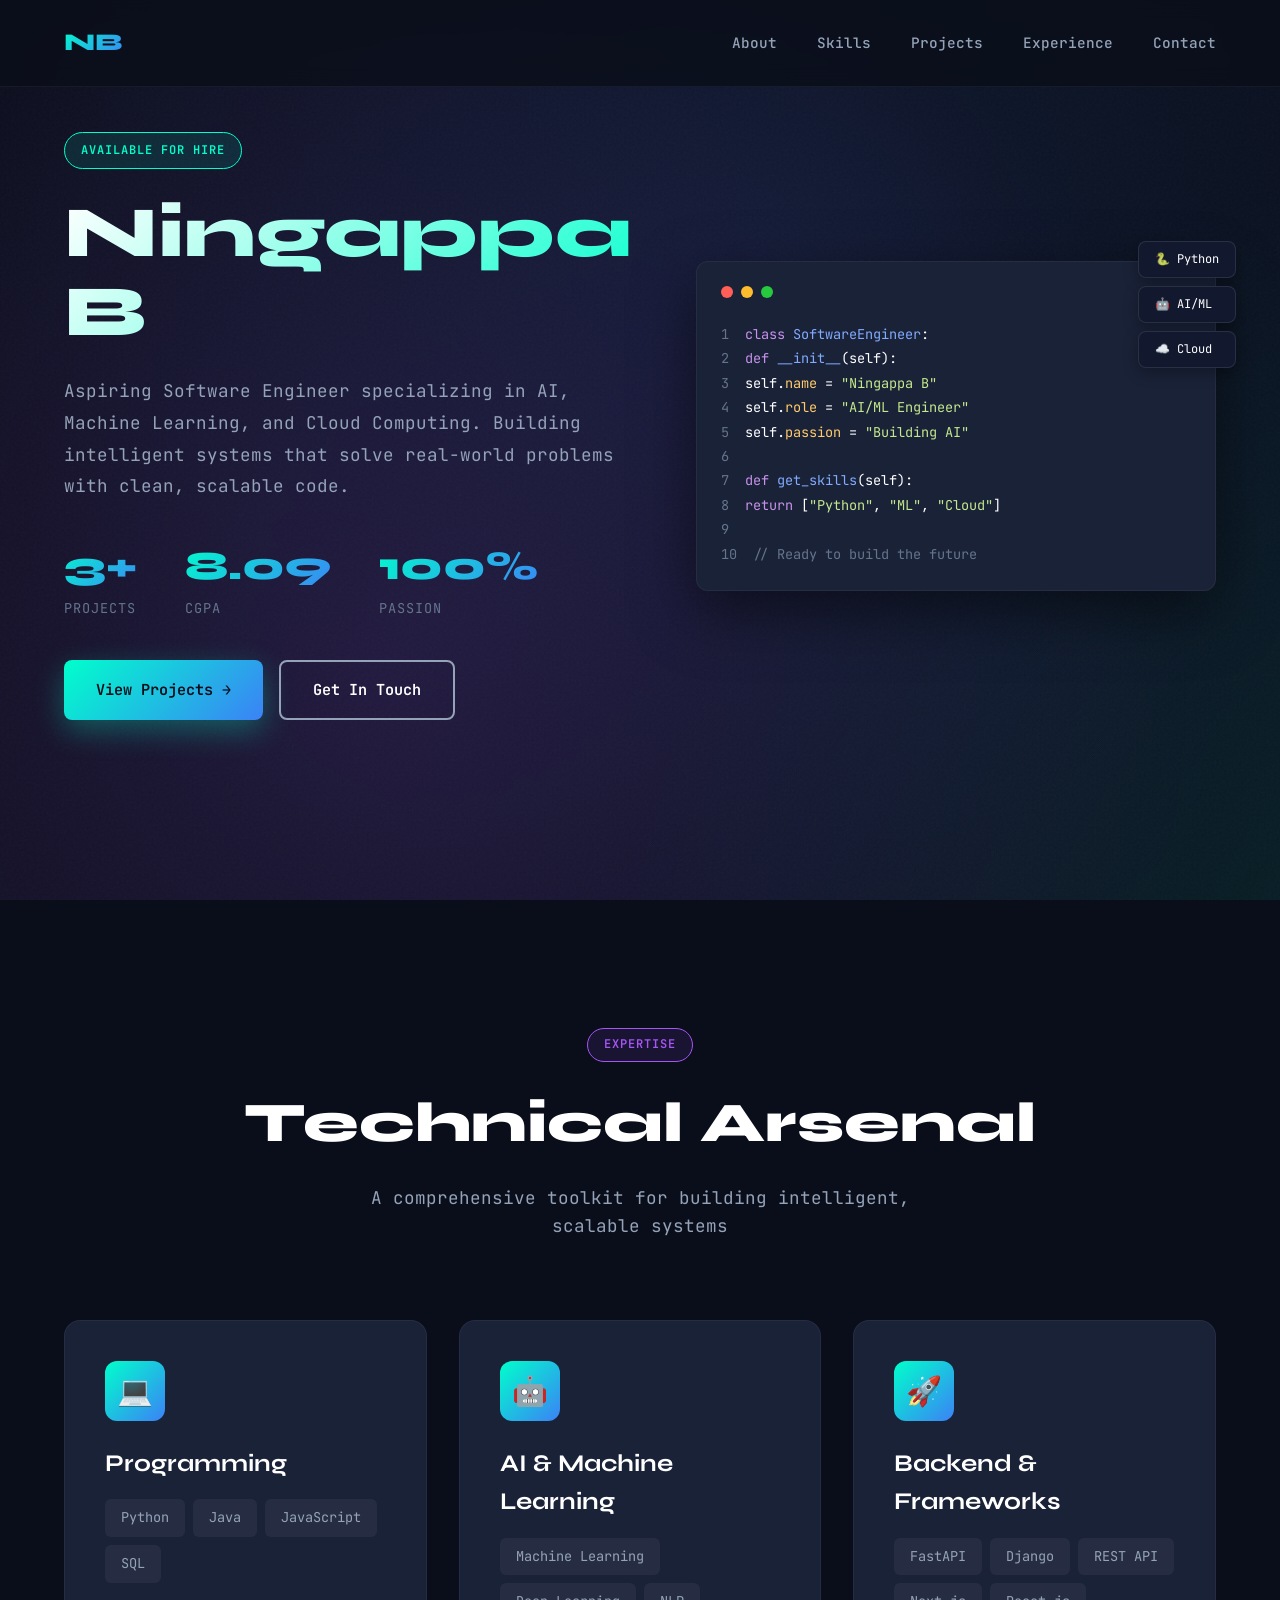
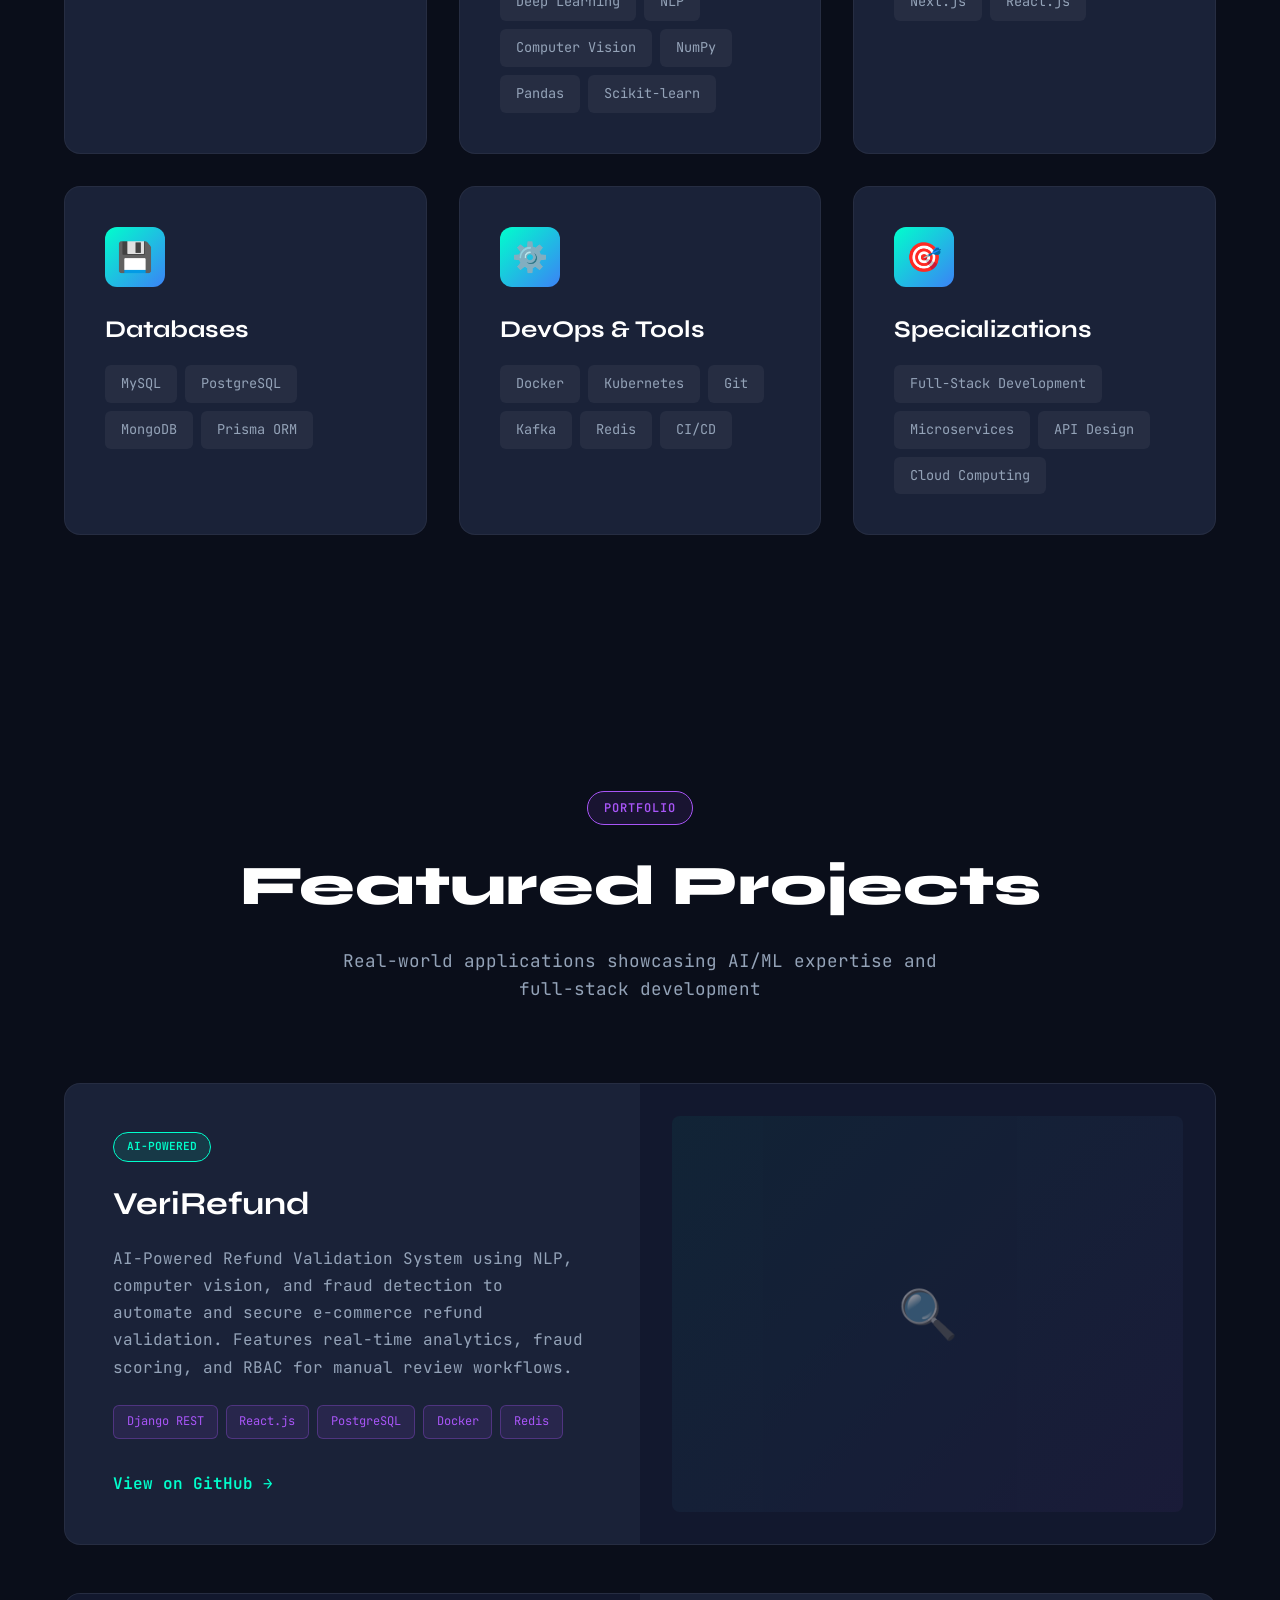
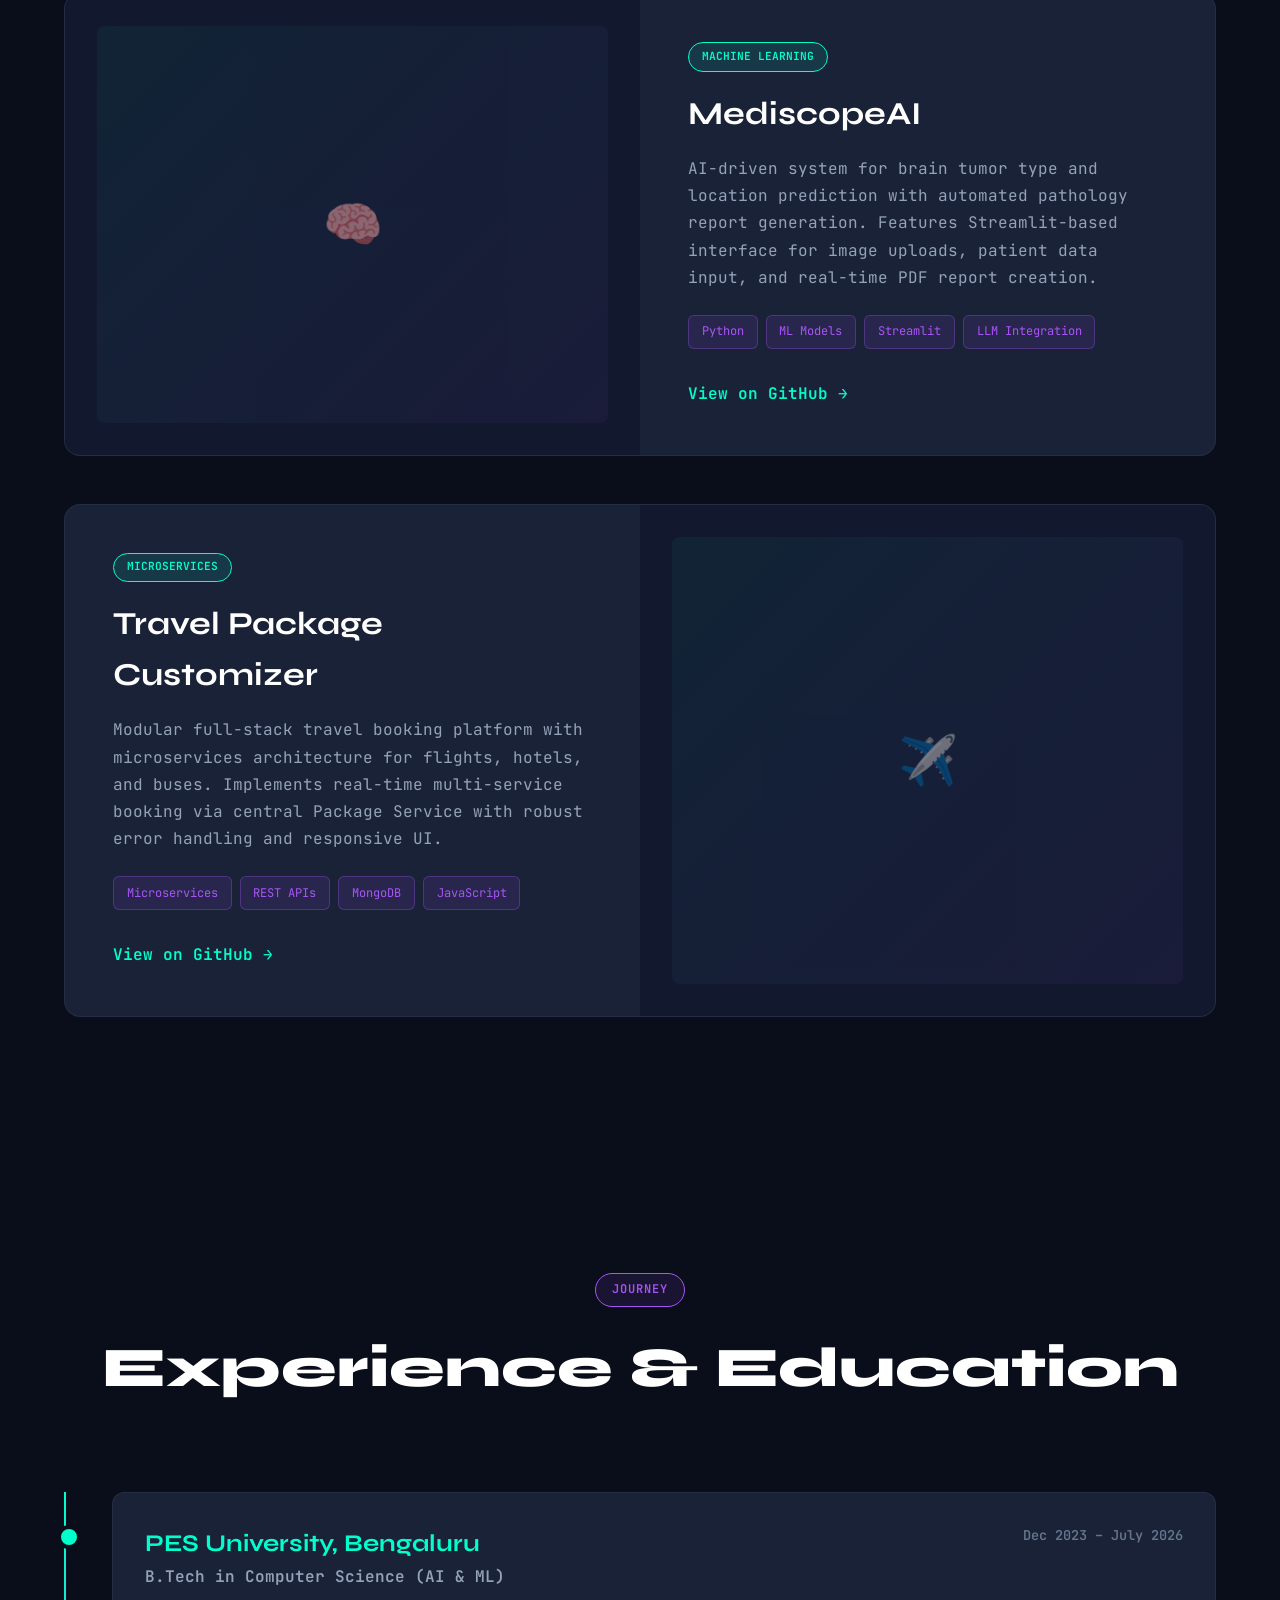
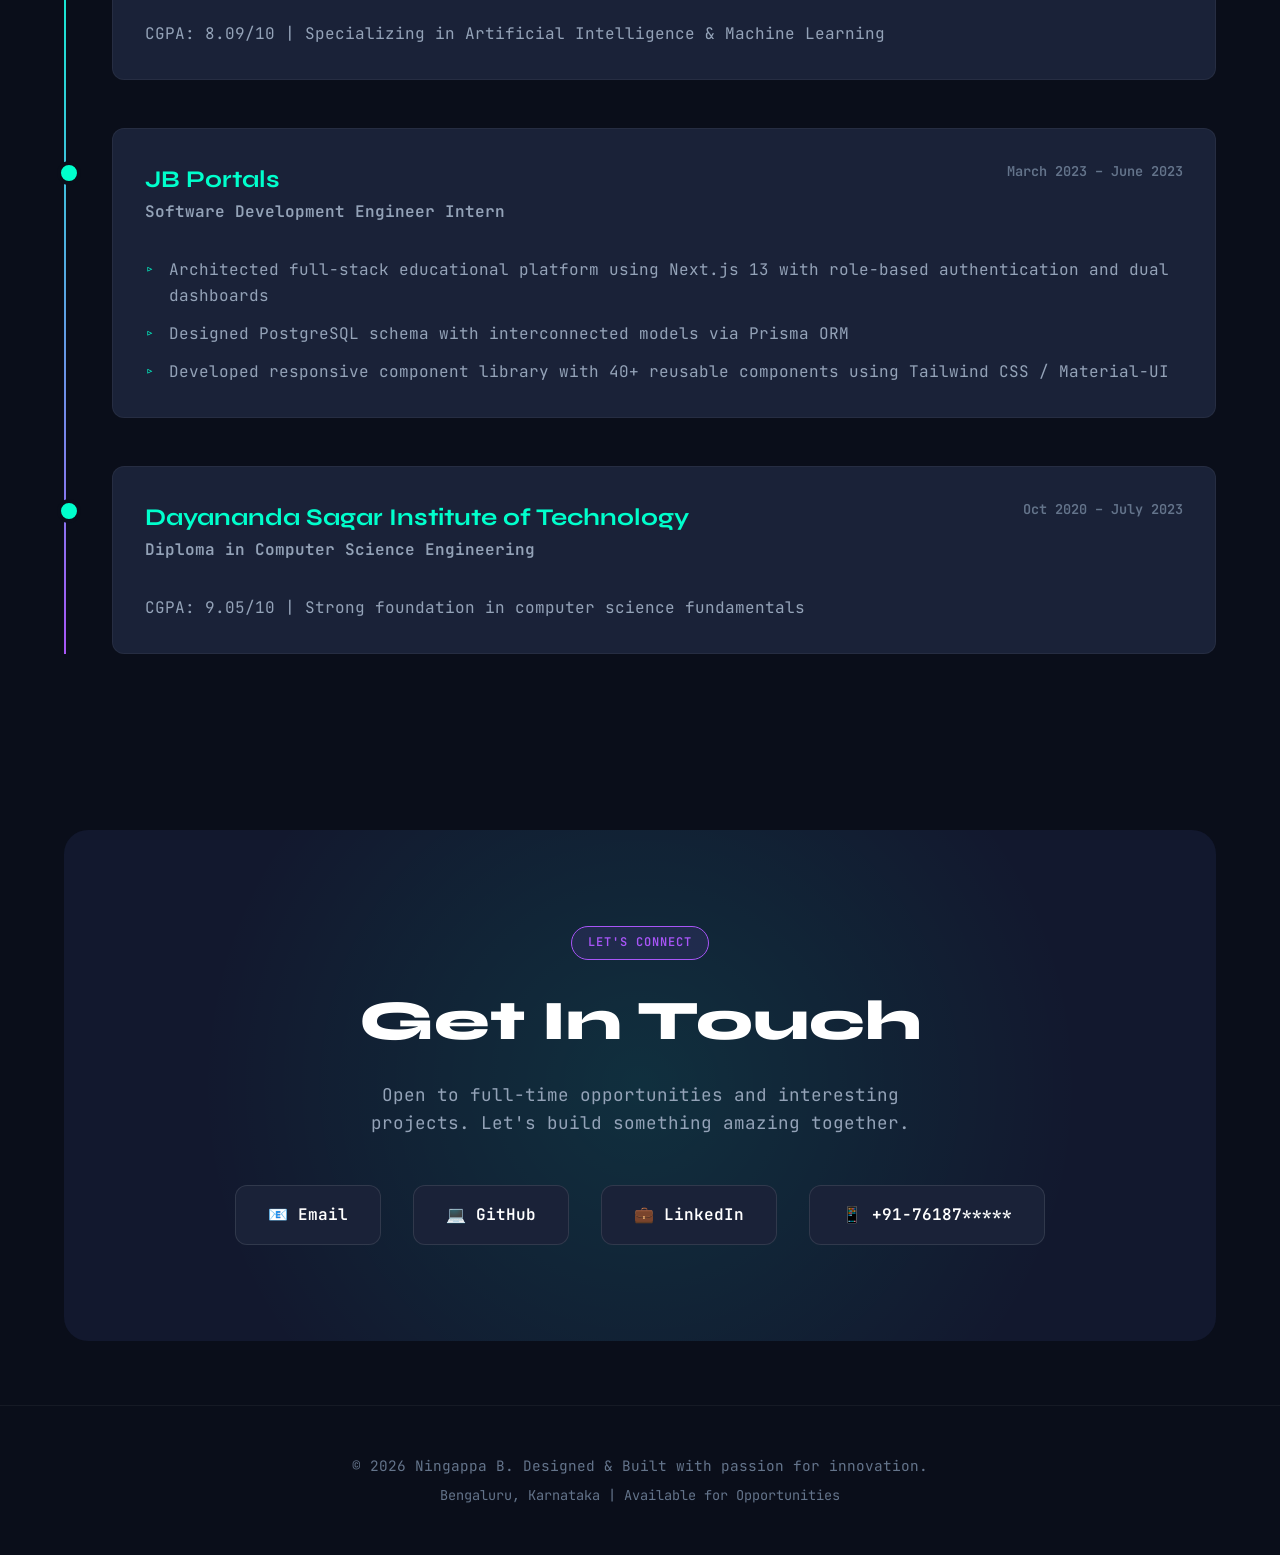
<file: index.html>
<!DOCTYPE html>
<html lang="en">

<head>
    <meta charset="UTF-8">
    <meta name="viewport" content="width=device-width, initial-scale=1.0">
    <title>Ningappa B | Software Engineer & AI Specialist</title>
    <link rel="preconnect" href="https://fonts.googleapis.com">
    <link rel="preconnect" href="https://fonts.gstatic.com" crossorigin>
    <link
        href="https://fonts.googleapis.com/css2?family=Syne:wght@400;600;700;800&family=JetBrains+Mono:wght@400;500;600&display=swap"
        rel="stylesheet">
    <link rel="stylesheet" href="portfolio.css">
</head>

<body>
    <div class="bg-animation"></div>
    <div class="grain"></div>

    <!-- Navigation -->
    <nav>
        <div class="logo">NB</div>
        <ul class="nav-links">
            <li><a href="#about">About</a></li>
            <li><a href="#skills">Skills</a></li>
            <li><a href="#projects">Projects</a></li>
            <li><a href="#experience">Experience</a></li>
            <li><a href="#contact">Contact</a></li>
        </ul>
    </nav>

    <!-- Hero Section -->
    <section id="about" class="hero">
        <div class="container">
            <div class="hero-content">
                <div class="hero-text">
                    <span class="hero-tag">AVAILABLE FOR HIRE</span>
                    <h1>Ningappa B</h1>
                    <p class="hero-description">
                        Aspiring Software Engineer specializing in AI, Machine Learning, and Cloud Computing.
                        Building intelligent systems that solve real-world problems with clean, scalable code.
                    </p>
                    <div class="hero-stats">
                        <div class="stat">
                            <div class="stat-number">3+</div>
                            <div class="stat-label">Projects</div>
                        </div>
                        <div class="stat">
                            <div class="stat-number">8.09</div>
                            <div class="stat-label">CGPA</div>
                        </div>
                        <div class="stat">
                            <div class="stat-number">100%</div>
                            <div class="stat-label">Passion</div>
                        </div>
                    </div>
                    <div class="cta-buttons">
                        <a href="#projects" class="btn btn-primary">View Projects →</a>
                        <a href="#contact" class="btn btn-secondary">Get In Touch</a>
                    </div>
                </div>
                <div class="hero-visual">
                    <div class="code-window">
                        <div class="window-header">
                            <span class="window-dot dot-red"></span>
                            <span class="window-dot dot-yellow"></span>
                            <span class="window-dot dot-green"></span>
                        </div>
                        <div class="code-content">
                            <div class="code-line">
                                <span class="line-number">1</span>
                                <span><span class="keyword">class</span> <span
                                        class="function">SoftwareEngineer</span>:</span>
                            </div>
                            <div class="code-line">
                                <span class="line-number">2</span>
                                <span> <span class="keyword">def</span> <span
                                        class="function">__init__</span>(self):</span>
                            </div>
                            <div class="code-line">
                                <span class="line-number">3</span>
                                <span> self.<span class="variable">name</span> = <span class="string">"Ningappa
                                        B"</span></span>
                            </div>
                            <div class="code-line">
                                <span class="line-number">4</span>
                                <span> self.<span class="variable">role</span> = <span class="string">"AI/ML
                                        Engineer"</span></span>
                            </div>
                            <div class="code-line">
                                <span class="line-number">5</span>
                                <span> self.<span class="variable">passion</span> = <span class="string">"Building
                                        AI"</span></span>
                            </div>
                            <div class="code-line">
                                <span class="line-number">6</span>
                                <span></span>
                            </div>
                            <div class="code-line">
                                <span class="line-number">7</span>
                                <span> <span class="keyword">def</span> <span
                                        class="function">get_skills</span>(self):</span>
                            </div>
                            <div class="code-line">
                                <span class="line-number">8</span>
                                <span> <span class="keyword">return</span> [<span class="string">"Python"</span>, <span
                                        class="string">"ML"</span>, <span class="string">"Cloud"</span>]</span>
                            </div>
                            <div class="code-line">
                                <span class="line-number">9</span>
                                <span></span>
                            </div>
                            <div class="code-line">
                                <span class="line-number">10</span>
                                <span class="comment">// Ready to build the future</span></span>
                            </div>
                        </div>
                    </div>
                    <div class="floating-tags">
                        <div class="tech-tag">🐍 Python</div>
                        <div class="tech-tag">🤖 AI/ML</div>
                        <div class="tech-tag">☁️ Cloud</div>
                    </div>
                </div>
            </div>
        </div>
    </section>

    <!-- Skills Section -->
    <section id="skills">
        <div class="container">
            <div class="section-header reveal">
                <span class="section-tag">Expertise</span>
                <h2>Technical Arsenal</h2>
                <p class="section-description">
                    A comprehensive toolkit for building intelligent, scalable systems
                </p>
            </div>
            <div class="skills-grid">
                <div class="skill-category reveal">
                    <div class="skill-icon">💻</div>
                    <h3>Programming</h3>
                    <div class="skill-list">
                        <span class="skill-item">Python</span>
                        <span class="skill-item">Java</span>
                        <span class="skill-item">JavaScript</span>
                        <span class="skill-item">SQL</span>
                    </div>
                </div>
                <div class="skill-category reveal">
                    <div class="skill-icon">🤖</div>
                    <h3>AI & Machine Learning</h3>
                    <div class="skill-list">
                        <span class="skill-item">Machine Learning</span>
                        <span class="skill-item">Deep Learning</span>
                        <span class="skill-item">NLP</span>
                        <span class="skill-item">Computer Vision</span>
                        <span class="skill-item">NumPy</span>
                        <span class="skill-item">Pandas</span>
                        <span class="skill-item">Scikit-learn</span>
                    </div>
                </div>
                <div class="skill-category reveal">
                    <div class="skill-icon">🚀</div>
                    <h3>Backend & Frameworks</h3>
                    <div class="skill-list">
                        <span class="skill-item">FastAPI</span>
                        <span class="skill-item">Django</span>
                        <span class="skill-item">REST API</span>
                        <span class="skill-item">Next.js</span>
                        <span class="skill-item">React.js</span>
                    </div>
                </div>
                <div class="skill-category reveal">
                    <div class="skill-icon">💾</div>
                    <h3>Databases</h3>
                    <div class="skill-list">
                        <span class="skill-item">MySQL</span>
                        <span class="skill-item">PostgreSQL</span>
                        <span class="skill-item">MongoDB</span>
                        <span class="skill-item">Prisma ORM</span>
                    </div>
                </div>
                <div class="skill-category reveal">
                    <div class="skill-icon">⚙️</div>
                    <h3>DevOps & Tools</h3>
                    <div class="skill-list">
                        <span class="skill-item">Docker</span>
                        <span class="skill-item">Kubernetes</span>
                        <span class="skill-item">Git</span>
                        <span class="skill-item">Kafka</span>
                        <span class="skill-item">Redis</span>
                        <span class="skill-item">CI/CD</span>
                    </div>
                </div>
                <div class="skill-category reveal">
                    <div class="skill-icon">🎯</div>
                    <h3>Specializations</h3>
                    <div class="skill-list">
                        <span class="skill-item">Full-Stack Development</span>
                        <span class="skill-item">Microservices</span>
                        <span class="skill-item">API Design</span>
                        <span class="skill-item">Cloud Computing</span>
                    </div>
                </div>
            </div>
        </div>
    </section>

    <!-- Projects Section -->
    <section id="projects">
        <div class="container">
            <div class="section-header reveal">
                <span class="section-tag">Portfolio</span>
                <h2>Featured Projects</h2>
                <p class="section-description">
                    Real-world applications showcasing AI/ML expertise and full-stack development
                </p>
            </div>
            <div class="projects-grid">
                <!-- Project 1 -->
                <div class="project-card reveal">
                    <div class="project-content">
                        <span class="project-tag">AI-POWERED</span>
                        <h3>VeriRefund</h3>
                        <p class="project-description">
                            AI-Powered Refund Validation System using NLP, computer vision, and fraud detection
                            to automate and secure e-commerce refund validation. Features real-time analytics,
                            fraud scoring, and RBAC for manual review workflows.
                        </p>
                        <div class="project-tech">
                            <span class="tech-badge">Django REST</span>
                            <span class="tech-badge">React.js</span>
                            <span class="tech-badge">PostgreSQL</span>
                            <span class="tech-badge">Docker</span>
                            <span class="tech-badge">Redis</span>
                        </div>
                        <a href="" class="project-link">View on GitHub →</a>
                    </div>
                    <div class="project-visual">
                        <div class="visual-placeholder">🔍</div>
                    </div>
                </div>

                <!-- Project 2 -->
                <div class="project-card reveal">
                    <div class="project-visual">
                        <div class="visual-placeholder">🧠</div>
                    </div>
                    <div class="project-content">
                        <span class="project-tag">MACHINE LEARNING</span>
                        <h3>MediscopeAI</h3>
                        <p class="project-description">
                            AI-driven system for brain tumor type and location prediction with automated pathology
                            report generation. Features Streamlit-based interface for image uploads, patient data
                            input, and real-time PDF report creation.
                        </p>
                        <div class="project-tech">
                            <span class="tech-badge">Python</span>
                            <span class="tech-badge">ML Models</span>
                            <span class="tech-badge">Streamlit</span>
                            <span class="tech-badge">LLM Integration</span>
                        </div>
                        <a href="#" class="project-link">View on GitHub →</a>
                    </div>
                </div>

                <!-- Project 3 -->
                <div class="project-card reveal">
                    <div class="project-content">
                        <span class="project-tag">MICROSERVICES</span>
                        <h3>Travel Package Customizer</h3>
                        <p class="project-description">
                            Modular full-stack travel booking platform with microservices architecture for flights,
                            hotels, and buses. Implements real-time multi-service booking via central Package Service
                            with robust error handling and responsive UI.
                        </p>
                        <div class="project-tech">
                            <span class="tech-badge">Microservices</span>
                            <span class="tech-badge">REST APIs</span>
                            <span class="tech-badge">MongoDB</span>
                            <span class="tech-badge">JavaScript</span>
                        </div>
                        <a href="#" class="project-link">View on GitHub →</a>
                    </div>
                    <div class="project-visual">
                        <div class="visual-placeholder">✈️</div>
                    </div>
                </div>
            </div>
        </div>
    </section>

    <!-- Experience Section -->
    <section id="experience">
        <div class="container">
            <div class="section-header reveal">
                <span class="section-tag">Journey</span>
                <h2>Experience & Education</h2>
            </div>
            <div class="timeline">
                <div class="timeline-item reveal">
                    <div class="timeline-header">
                        <div>
                            <h3>PES University, Bengaluru</h3>
                            <h4>B.Tech in Computer Science (AI & ML)</h4>
                        </div>
                        <span class="timeline-date">Dec 2023 – July 2026</span>
                    </div>
                    <div class="timeline-content">
                        <p style="color: var(--text-secondary);">
                            CGPA: 8.09/10 | Specializing in Artificial Intelligence & Machine Learning
                        </p>
                    </div>
                </div>

                <div class="timeline-item reveal">
                    <div class="timeline-header">
                        <div>
                            <h3>JB Portals</h3>
                            <h4>Software Development Engineer Intern</h4>
                        </div>
                        <span class="timeline-date">March 2023 – June 2023</span>
                    </div>
                    <div class="timeline-content">
                        <ul>
                            <li>Architected full-stack educational platform using Next.js 13 with role-based
                                authentication and dual dashboards</li>
                            <li>Designed PostgreSQL schema with interconnected models via Prisma ORM</li>
                            <li>Developed responsive component library with 40+ reusable components using Tailwind CSS /
                                Material-UI</li>
                        </ul>
                    </div>
                </div>

                <div class="timeline-item reveal">
                    <div class="timeline-header">
                        <div>
                            <h3>Dayananda Sagar Institute of Technology</h3>
                            <h4>Diploma in Computer Science Engineering</h4>
                        </div>
                        <span class="timeline-date">Oct 2020 – July 2023</span>
                    </div>
                    <div class="timeline-content">
                        <p style="color: var(--text-secondary);">
                            CGPA: 9.05/10 | Strong foundation in computer science fundamentals
                        </p>
                    </div>
                </div>
            </div>
        </div>
    </section>

    <!-- Contact Section -->
    <section id="contact">
        <div class="contact-content">
            <span class="section-tag">Let's Connect</span>
            <h2>Get In Touch</h2>
            <p class="section-description">
                Open to full-time opportunities and interesting projects. Let's build something amazing together.
            </p>
            <div class="contact-links">
                <a href="mailto:ningappaninga810@gmail.com" class="contact-link">
                    📧 Email
                </a>
                <a href="https://github.com/ningappa-hub" class="contact-link" target="_blank">
                    💻 GitHub
                </a>
                <a href="https://www.linkedin.com/in/ningappa-b-/" class="contact-link" target="_blank">
                    💼 LinkedIn
                </a>
                <a href="tel:+9176187*****" class="contact-link">
                    📱 +91-76187*****
                </a>
            </div>
        </div>
    </section>

    <!-- Footer -->
    <footer>
        <div class="footer-content">
            <p>© 2026 Ningappa B. Designed & Built with passion for innovation.</p>
            <p style="margin-top: 0.5rem; font-size: 0.85rem;">Bengaluru, Karnataka | Available for Opportunities</p>
        </div>
    </footer>

    <script src="portfolio.js"></script>
</body>

</html>
</file>
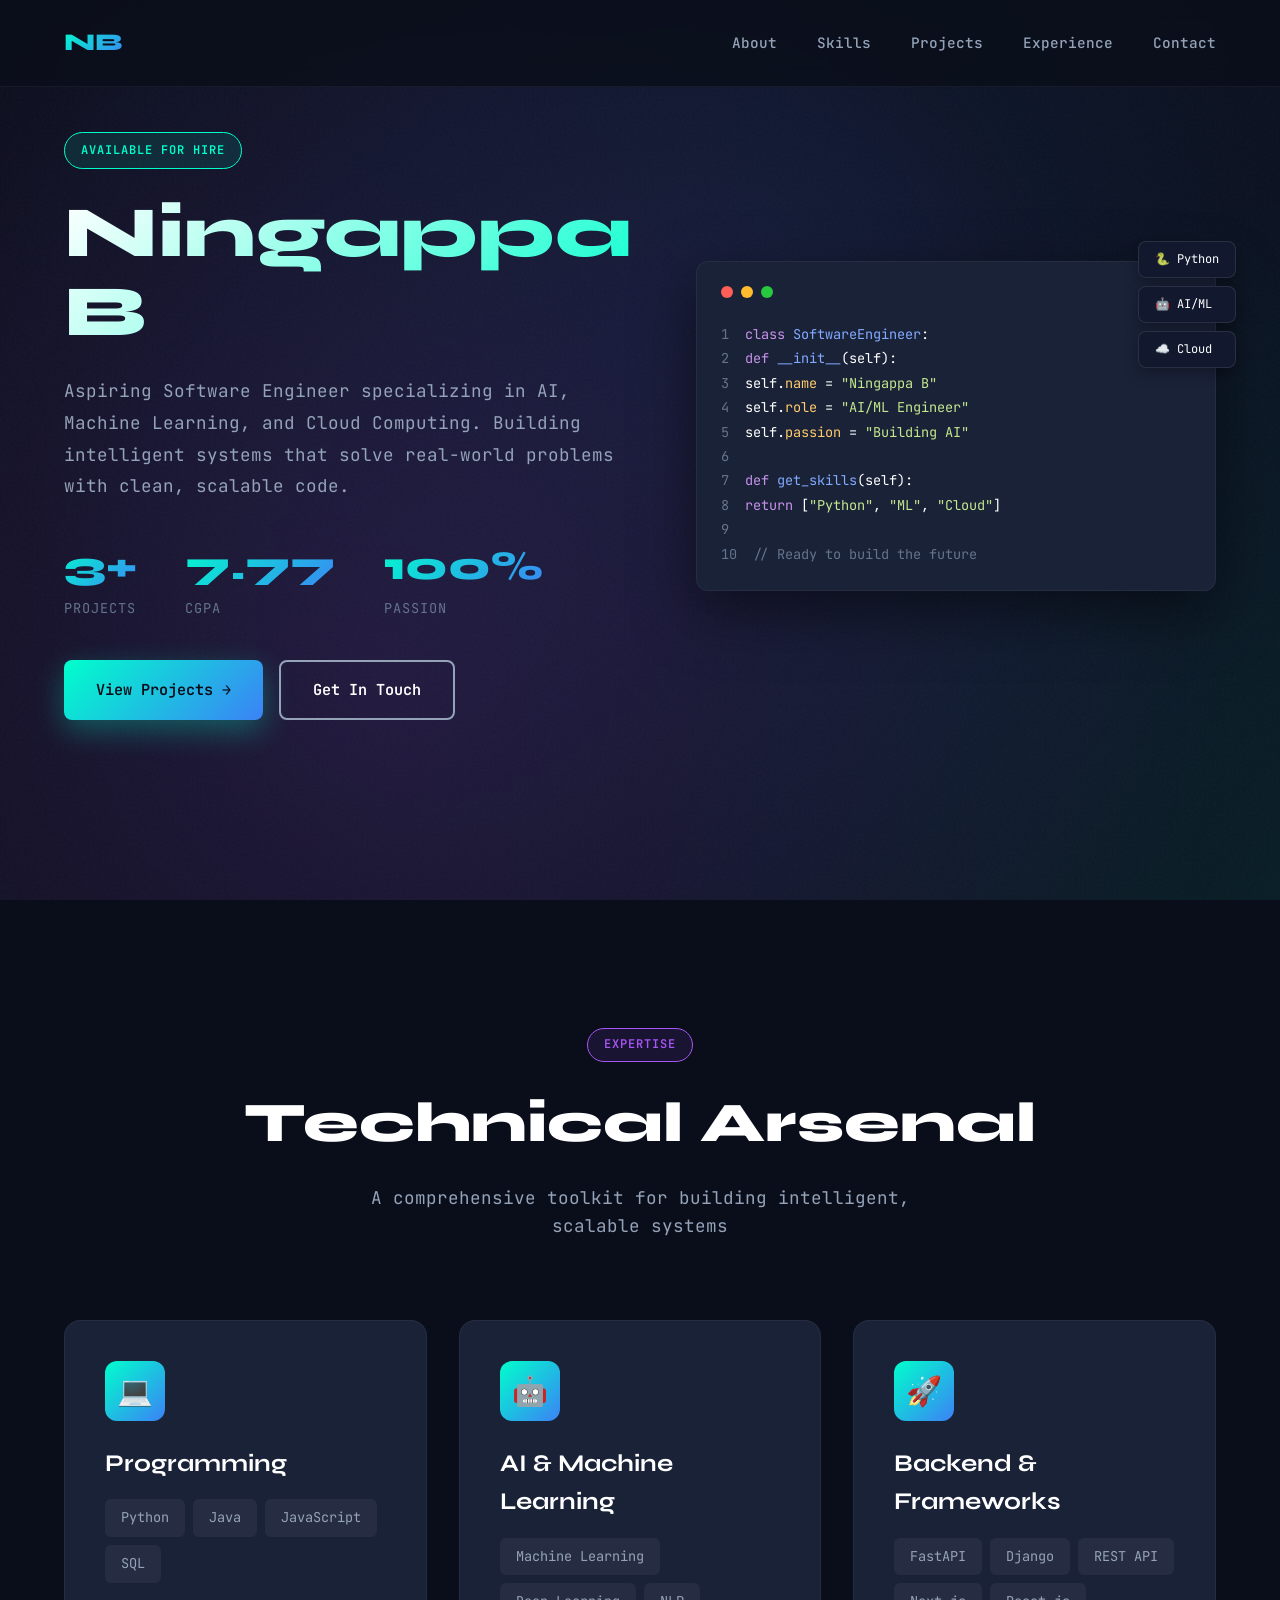
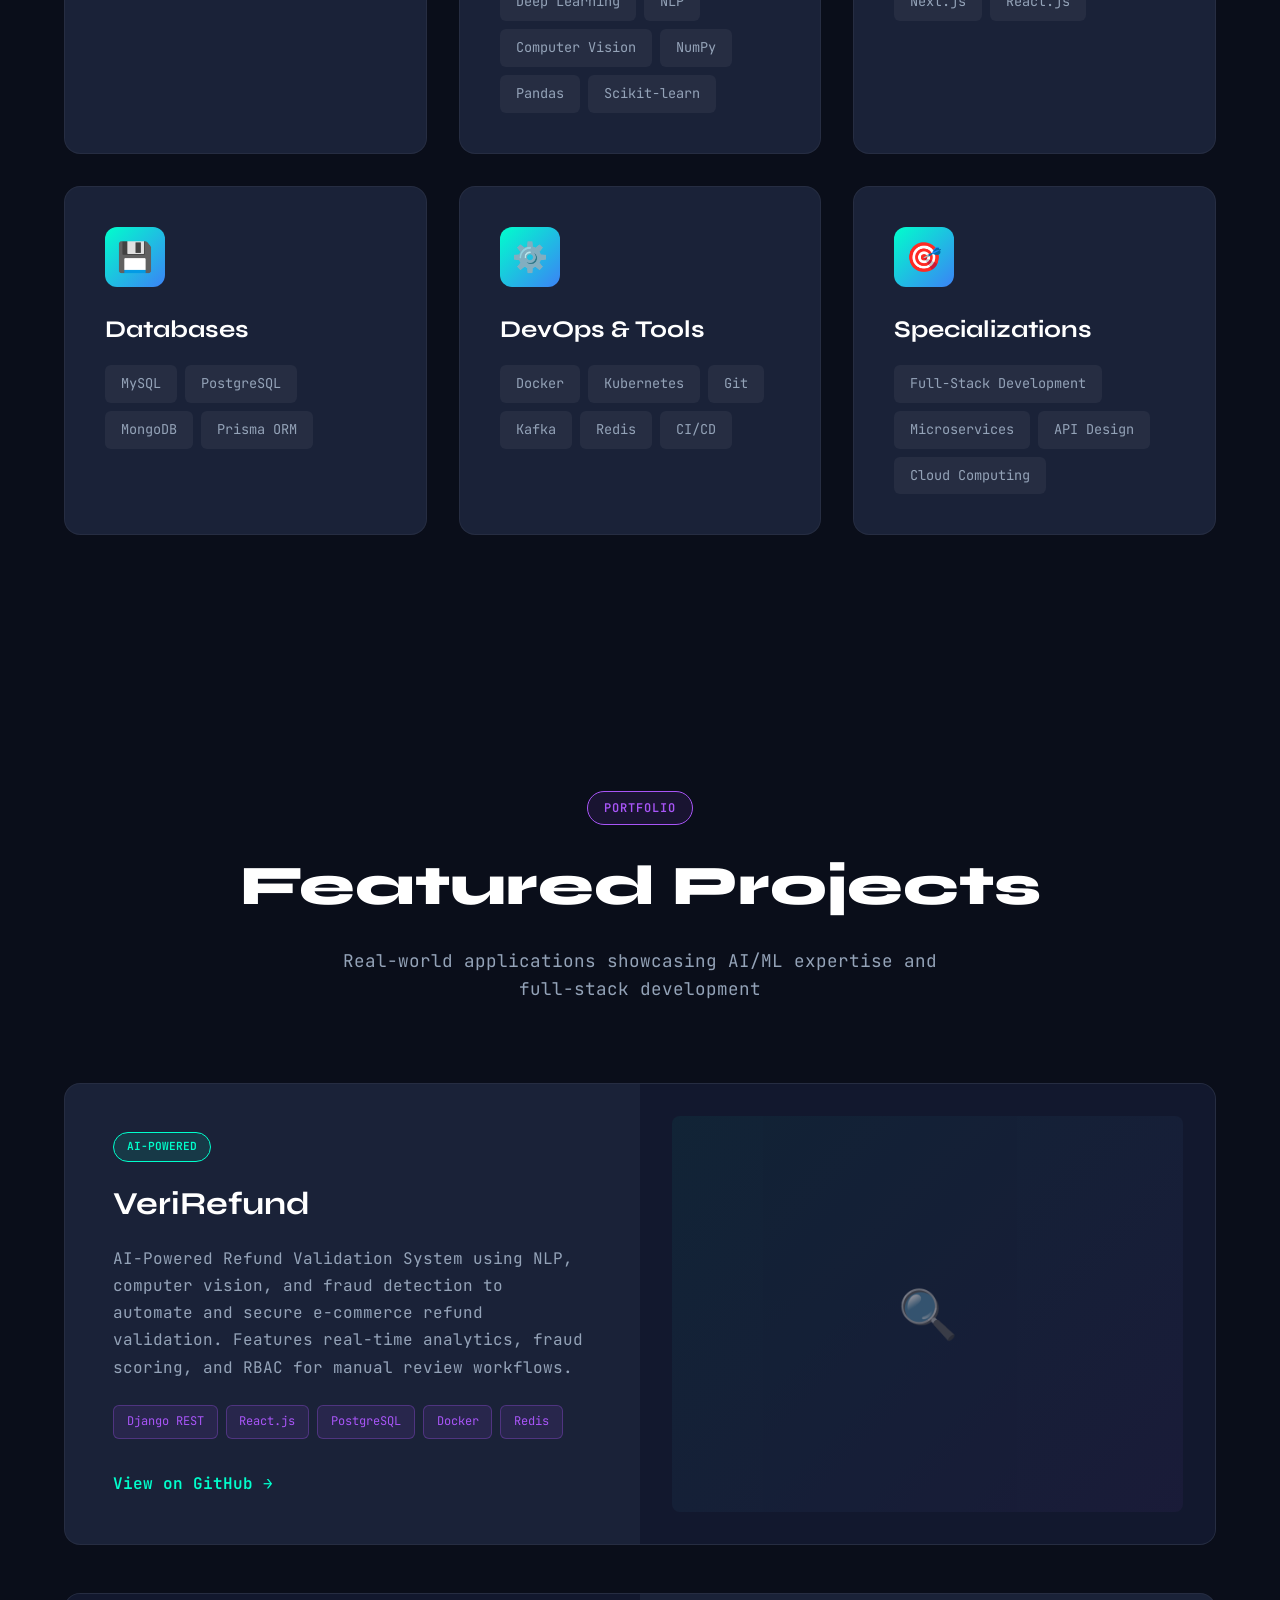
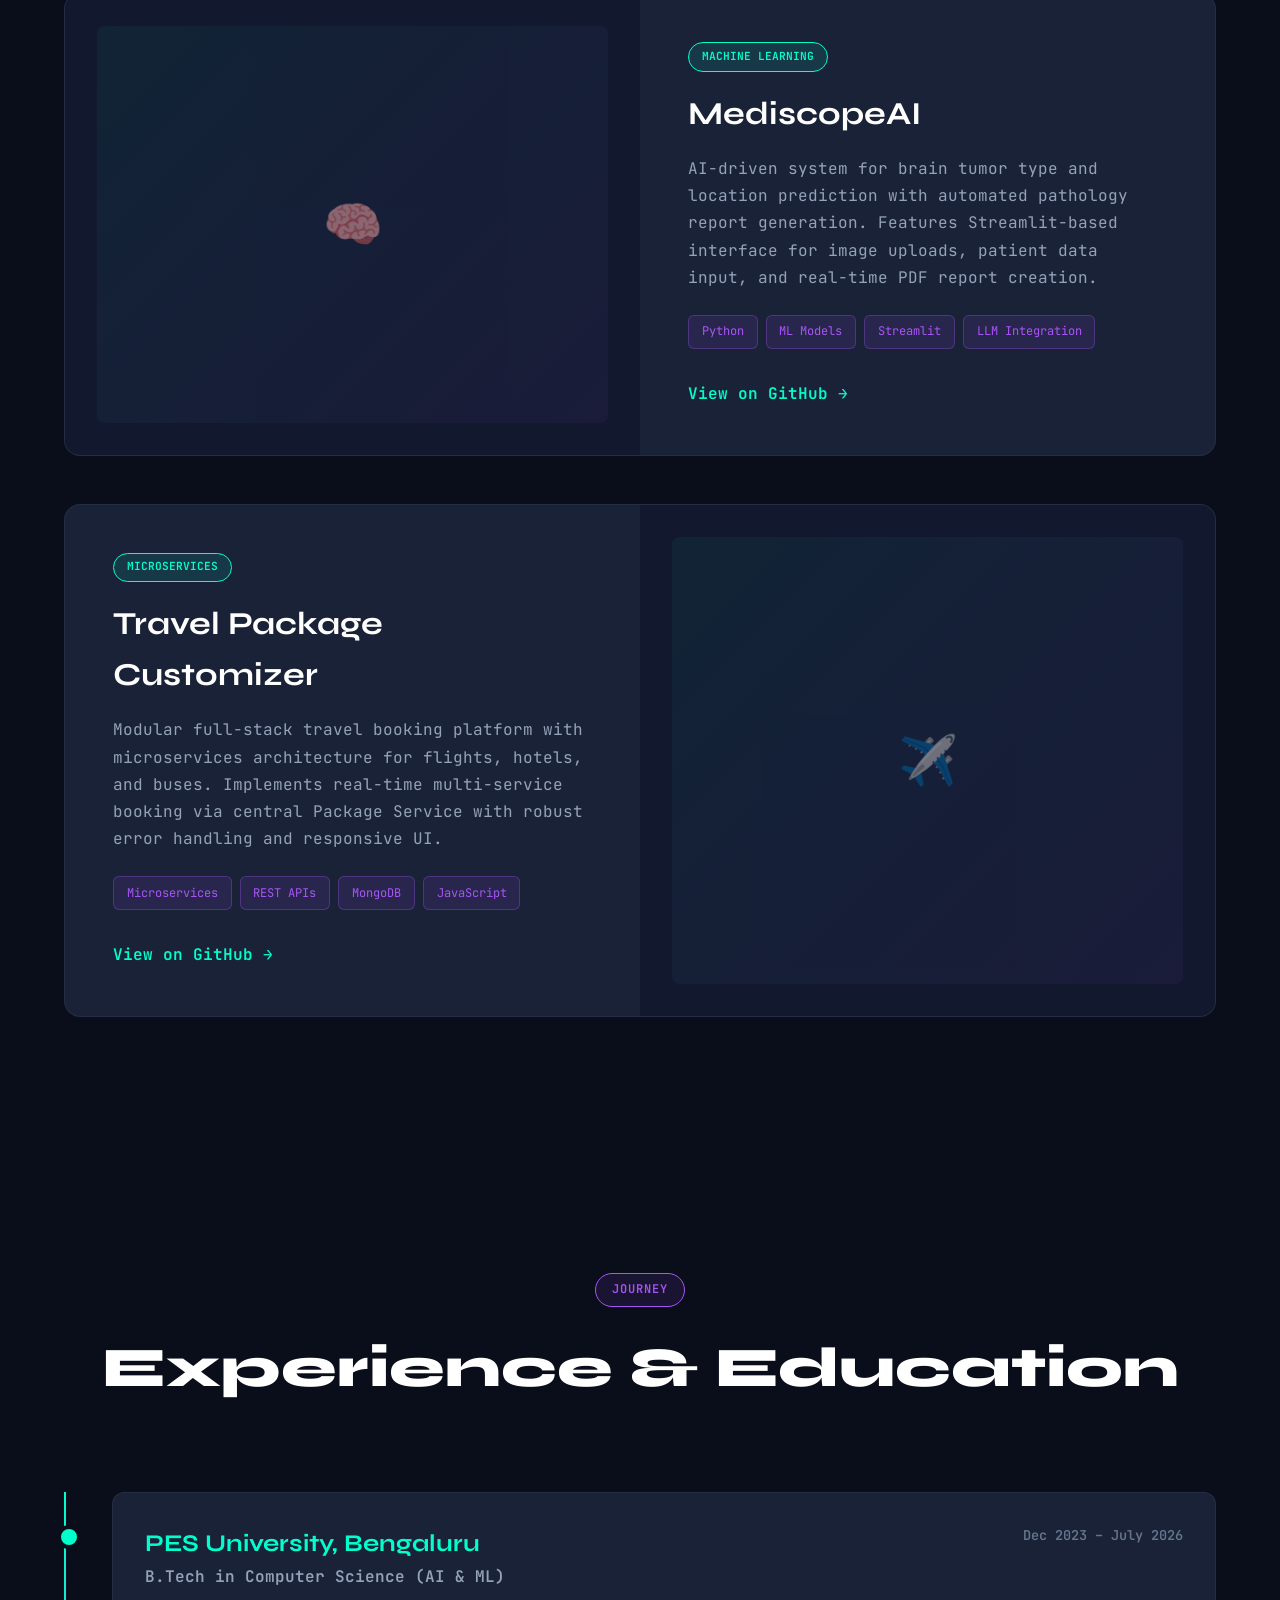
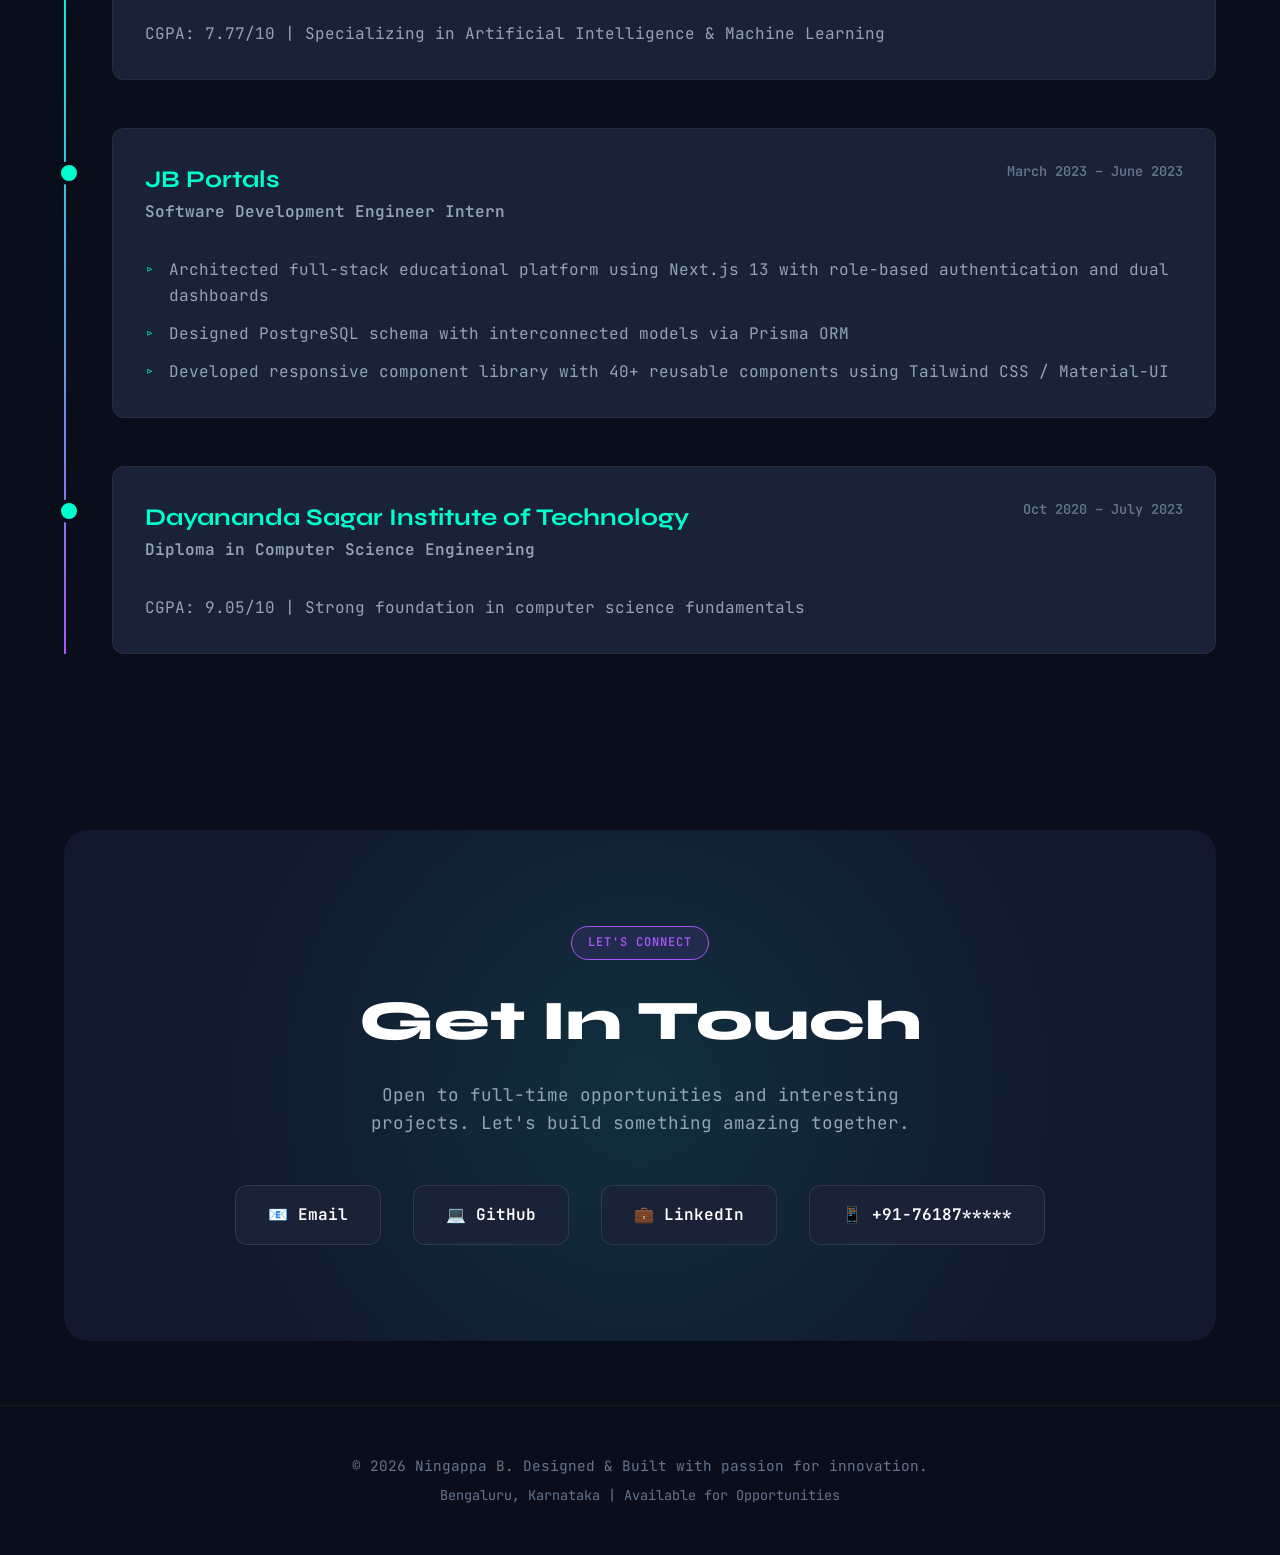
<file: portfolio.html>
<!DOCTYPE html>
<html lang="en">

<head>
    <meta charset="UTF-8">
    <meta name="viewport" content="width=device-width, initial-scale=1.0">
    <title>Ningappa B | Software Engineer & AI Specialist</title>
    <link rel="preconnect" href="https://fonts.googleapis.com">
    <link rel="preconnect" href="https://fonts.gstatic.com" crossorigin>
    <link
        href="https://fonts.googleapis.com/css2?family=Syne:wght@400;600;700;800&family=JetBrains+Mono:wght@400;500;600&display=swap"
        rel="stylesheet">
    <link rel="stylesheet" href="portfolio.css">
</head>

<body>
    <div class="bg-animation"></div>
    <div class="grain"></div>

    <!-- Navigation -->
    <nav>
        <div class="logo">NB</div>
        <ul class="nav-links">
            <li><a href="#about">About</a></li>
            <li><a href="#skills">Skills</a></li>
            <li><a href="#projects">Projects</a></li>
            <li><a href="#experience">Experience</a></li>
            <li><a href="#contact">Contact</a></li>
        </ul>
    </nav>

    <!-- Hero Section -->
    <section id="about" class="hero">
        <div class="container">
            <div class="hero-content">
                <div class="hero-text">
                    <span class="hero-tag">AVAILABLE FOR HIRE</span>
                    <h1>Ningappa B</h1>
                    <p class="hero-description">
                        Aspiring Software Engineer specializing in AI, Machine Learning, and Cloud Computing.
                        Building intelligent systems that solve real-world problems with clean, scalable code.
                    </p>
                    <div class="hero-stats">
                        <div class="stat">
                            <div class="stat-number">3+</div>
                            <div class="stat-label">Projects</div>
                        </div>
                        <div class="stat">
                            <div class="stat-number">7.77</div>
                            <div class="stat-label">CGPA</div>
                        </div>
                        <div class="stat">
                            <div class="stat-number">100%</div>
                            <div class="stat-label">Passion</div>
                        </div>
                    </div>
                    <div class="cta-buttons">
                        <a href="#projects" class="btn btn-primary">View Projects →</a>
                        <a href="#contact" class="btn btn-secondary">Get In Touch</a>
                    </div>
                </div>
                <div class="hero-visual">
                    <div class="code-window">
                        <div class="window-header">
                            <span class="window-dot dot-red"></span>
                            <span class="window-dot dot-yellow"></span>
                            <span class="window-dot dot-green"></span>
                        </div>
                        <div class="code-content">
                            <div class="code-line">
                                <span class="line-number">1</span>
                                <span><span class="keyword">class</span> <span
                                        class="function">SoftwareEngineer</span>:</span>
                            </div>
                            <div class="code-line">
                                <span class="line-number">2</span>
                                <span> <span class="keyword">def</span> <span
                                        class="function">__init__</span>(self):</span>
                            </div>
                            <div class="code-line">
                                <span class="line-number">3</span>
                                <span> self.<span class="variable">name</span> = <span class="string">"Ningappa
                                        B"</span></span>
                            </div>
                            <div class="code-line">
                                <span class="line-number">4</span>
                                <span> self.<span class="variable">role</span> = <span class="string">"AI/ML
                                        Engineer"</span></span>
                            </div>
                            <div class="code-line">
                                <span class="line-number">5</span>
                                <span> self.<span class="variable">passion</span> = <span class="string">"Building
                                        AI"</span></span>
                            </div>
                            <div class="code-line">
                                <span class="line-number">6</span>
                                <span></span>
                            </div>
                            <div class="code-line">
                                <span class="line-number">7</span>
                                <span> <span class="keyword">def</span> <span
                                        class="function">get_skills</span>(self):</span>
                            </div>
                            <div class="code-line">
                                <span class="line-number">8</span>
                                <span> <span class="keyword">return</span> [<span class="string">"Python"</span>, <span
                                        class="string">"ML"</span>, <span class="string">"Cloud"</span>]</span>
                            </div>
                            <div class="code-line">
                                <span class="line-number">9</span>
                                <span></span>
                            </div>
                            <div class="code-line">
                                <span class="line-number">10</span>
                                <span class="comment">// Ready to build the future</span></span>
                            </div>
                        </div>
                    </div>
                    <div class="floating-tags">
                        <div class="tech-tag">🐍 Python</div>
                        <div class="tech-tag">🤖 AI/ML</div>
                        <div class="tech-tag">☁️ Cloud</div>
                    </div>
                </div>
            </div>
        </div>
    </section>

    <!-- Skills Section -->
    <section id="skills">
        <div class="container">
            <div class="section-header reveal">
                <span class="section-tag">Expertise</span>
                <h2>Technical Arsenal</h2>
                <p class="section-description">
                    A comprehensive toolkit for building intelligent, scalable systems
                </p>
            </div>
            <div class="skills-grid">
                <div class="skill-category reveal">
                    <div class="skill-icon">💻</div>
                    <h3>Programming</h3>
                    <div class="skill-list">
                        <span class="skill-item">Python</span>
                        <span class="skill-item">Java</span>
                        <span class="skill-item">JavaScript</span>
                        <span class="skill-item">SQL</span>
                    </div>
                </div>
                <div class="skill-category reveal">
                    <div class="skill-icon">🤖</div>
                    <h3>AI & Machine Learning</h3>
                    <div class="skill-list">
                        <span class="skill-item">Machine Learning</span>
                        <span class="skill-item">Deep Learning</span>
                        <span class="skill-item">NLP</span>
                        <span class="skill-item">Computer Vision</span>
                        <span class="skill-item">NumPy</span>
                        <span class="skill-item">Pandas</span>
                        <span class="skill-item">Scikit-learn</span>
                    </div>
                </div>
                <div class="skill-category reveal">
                    <div class="skill-icon">🚀</div>
                    <h3>Backend & Frameworks</h3>
                    <div class="skill-list">
                        <span class="skill-item">FastAPI</span>
                        <span class="skill-item">Django</span>
                        <span class="skill-item">REST API</span>
                        <span class="skill-item">Next.js</span>
                        <span class="skill-item">React.js</span>
                    </div>
                </div>
                <div class="skill-category reveal">
                    <div class="skill-icon">💾</div>
                    <h3>Databases</h3>
                    <div class="skill-list">
                        <span class="skill-item">MySQL</span>
                        <span class="skill-item">PostgreSQL</span>
                        <span class="skill-item">MongoDB</span>
                        <span class="skill-item">Prisma ORM</span>
                    </div>
                </div>
                <div class="skill-category reveal">
                    <div class="skill-icon">⚙️</div>
                    <h3>DevOps & Tools</h3>
                    <div class="skill-list">
                        <span class="skill-item">Docker</span>
                        <span class="skill-item">Kubernetes</span>
                        <span class="skill-item">Git</span>
                        <span class="skill-item">Kafka</span>
                        <span class="skill-item">Redis</span>
                        <span class="skill-item">CI/CD</span>
                    </div>
                </div>
                <div class="skill-category reveal">
                    <div class="skill-icon">🎯</div>
                    <h3>Specializations</h3>
                    <div class="skill-list">
                        <span class="skill-item">Full-Stack Development</span>
                        <span class="skill-item">Microservices</span>
                        <span class="skill-item">API Design</span>
                        <span class="skill-item">Cloud Computing</span>
                    </div>
                </div>
            </div>
        </div>
    </section>

    <!-- Projects Section -->
    <section id="projects">
        <div class="container">
            <div class="section-header reveal">
                <span class="section-tag">Portfolio</span>
                <h2>Featured Projects</h2>
                <p class="section-description">
                    Real-world applications showcasing AI/ML expertise and full-stack development
                </p>
            </div>
            <div class="projects-grid">
                <!-- Project 1 -->
                <div class="project-card reveal">
                    <div class="project-content">
                        <span class="project-tag">AI-POWERED</span>
                        <h3>VeriRefund</h3>
                        <p class="project-description">
                            AI-Powered Refund Validation System using NLP, computer vision, and fraud detection
                            to automate and secure e-commerce refund validation. Features real-time analytics,
                            fraud scoring, and RBAC for manual review workflows.
                        </p>
                        <div class="project-tech">
                            <span class="tech-badge">Django REST</span>
                            <span class="tech-badge">React.js</span>
                            <span class="tech-badge">PostgreSQL</span>
                            <span class="tech-badge">Docker</span>
                            <span class="tech-badge">Redis</span>
                        </div>
                        <a href="" class="project-link">View on GitHub →</a>
                    </div>
                    <div class="project-visual">
                        <div class="visual-placeholder">🔍</div>
                    </div>
                </div>

                <!-- Project 2 -->
                <div class="project-card reveal">
                    <div class="project-visual">
                        <div class="visual-placeholder">🧠</div>
                    </div>
                    <div class="project-content">
                        <span class="project-tag">MACHINE LEARNING</span>
                        <h3>MediscopeAI</h3>
                        <p class="project-description">
                            AI-driven system for brain tumor type and location prediction with automated pathology
                            report generation. Features Streamlit-based interface for image uploads, patient data
                            input, and real-time PDF report creation.
                        </p>
                        <div class="project-tech">
                            <span class="tech-badge">Python</span>
                            <span class="tech-badge">ML Models</span>
                            <span class="tech-badge">Streamlit</span>
                            <span class="tech-badge">LLM Integration</span>
                        </div>
                        <a href="#" class="project-link">View on GitHub →</a>
                    </div>
                </div>

                <!-- Project 3 -->
                <div class="project-card reveal">
                    <div class="project-content">
                        <span class="project-tag">MICROSERVICES</span>
                        <h3>Travel Package Customizer</h3>
                        <p class="project-description">
                            Modular full-stack travel booking platform with microservices architecture for flights,
                            hotels, and buses. Implements real-time multi-service booking via central Package Service
                            with robust error handling and responsive UI.
                        </p>
                        <div class="project-tech">
                            <span class="tech-badge">Microservices</span>
                            <span class="tech-badge">REST APIs</span>
                            <span class="tech-badge">MongoDB</span>
                            <span class="tech-badge">JavaScript</span>
                        </div>
                        <a href="#" class="project-link">View on GitHub →</a>
                    </div>
                    <div class="project-visual">
                        <div class="visual-placeholder">✈️</div>
                    </div>
                </div>
            </div>
        </div>
    </section>

    <!-- Experience Section -->
    <section id="experience">
        <div class="container">
            <div class="section-header reveal">
                <span class="section-tag">Journey</span>
                <h2>Experience & Education</h2>
            </div>
            <div class="timeline">
                <div class="timeline-item reveal">
                    <div class="timeline-header">
                        <div>
                            <h3>PES University, Bengaluru</h3>
                            <h4>B.Tech in Computer Science (AI & ML)</h4>
                        </div>
                        <span class="timeline-date">Dec 2023 – July 2026</span>
                    </div>
                    <div class="timeline-content">
                        <p style="color: var(--text-secondary);">
                            CGPA: 7.77/10 | Specializing in Artificial Intelligence & Machine Learning
                        </p>
                    </div>
                </div>

                <div class="timeline-item reveal">
                    <div class="timeline-header">
                        <div>
                            <h3>JB Portals</h3>
                            <h4>Software Development Engineer Intern</h4>
                        </div>
                        <span class="timeline-date">March 2023 – June 2023</span>
                    </div>
                    <div class="timeline-content">
                        <ul>
                            <li>Architected full-stack educational platform using Next.js 13 with role-based
                                authentication and dual dashboards</li>
                            <li>Designed PostgreSQL schema with interconnected models via Prisma ORM</li>
                            <li>Developed responsive component library with 40+ reusable components using Tailwind CSS /
                                Material-UI</li>
                        </ul>
                    </div>
                </div>

                <div class="timeline-item reveal">
                    <div class="timeline-header">
                        <div>
                            <h3>Dayananda Sagar Institute of Technology</h3>
                            <h4>Diploma in Computer Science Engineering</h4>
                        </div>
                        <span class="timeline-date">Oct 2020 – July 2023</span>
                    </div>
                    <div class="timeline-content">
                        <p style="color: var(--text-secondary);">
                            CGPA: 9.05/10 | Strong foundation in computer science fundamentals
                        </p>
                    </div>
                </div>
            </div>
        </div>
    </section>

    <!-- Contact Section -->
    <section id="contact">
        <div class="contact-content">
            <span class="section-tag">Let's Connect</span>
            <h2>Get In Touch</h2>
            <p class="section-description">
                Open to full-time opportunities and interesting projects. Let's build something amazing together.
            </p>
            <div class="contact-links">
                <a href="mailto:ningappaninga810@gmail.com" class="contact-link">
                    📧 Email
                </a>
                <a href="https://github.com/ningappa-hub" class="contact-link" target="_blank">
                    💻 GitHub
                </a>
                <a href="https://linkedin.com/in/ningappa" class="contact-link" target="_blank">
                    💼 LinkedIn
                </a>
                <a href="tel:+917618700676" class="contact-link">
                    📱 +91-76187*****
                </a>
            </div>
        </div>
    </section>

    <!-- Footer -->
    <footer>
        <div class="footer-content">
            <p>© 2026 Ningappa B. Designed & Built with passion for innovation.</p>
            <p style="margin-top: 0.5rem; font-size: 0.85rem;">Bengaluru, Karnataka | Available for Opportunities</p>
        </div>
    </footer>

    <script src="portfolio.js"></script>
</body>

</html>
</file>
<file: portfolio.css>
:root {
    --bg-primary: #0a0e1a;
    --bg-secondary: #12182e;
    --bg-card: #1a2238;
    --accent-cyan: #00ffcc;
    --accent-purple: #a855f7;
    --accent-blue: #3b82f6;
    --text-primary: #ffffff;
    --text-secondary: #94a3b8;
    --text-muted: #64748b;
    --gradient-1: linear-gradient(135deg, #667eea 0%, #764ba2 100%);
    --gradient-2: linear-gradient(135deg, #00ffcc 0%, #3b82f6 100%);
    --gradient-3: linear-gradient(135deg, #f093fb 0%, #f5576c 100%);
}

* {
    margin: 0;
    padding: 0;
    box-sizing: border-box;
}

body {
    font-family: 'JetBrains Mono', monospace;
    background: var(--bg-primary);
    color: var(--text-primary);
    line-height: 1.6;
    overflow-x: hidden;
}

/* Animated Background */
.bg-animation {
    position: fixed;
    top: 0;
    left: 0;
    width: 100%;
    height: 100%;
    z-index: -1;
    overflow: hidden;
}

.bg-animation::before {
    content: '';
    position: absolute;
    width: 150%;
    height: 150%;
    background: radial-gradient(circle at 20% 50%, rgba(168, 85, 247, 0.15) 0%, transparent 50%),
        radial-gradient(circle at 80% 80%, rgba(0, 255, 204, 0.1) 0%, transparent 50%),
        radial-gradient(circle at 40% 20%, rgba(59, 130, 246, 0.1) 0%, transparent 50%);
    animation: bgShift 20s ease-in-out infinite;
}

@keyframes bgShift {

    0%,
    100% {
        transform: translate(0, 0);
    }

    50% {
        transform: translate(-50px, 50px);
    }
}

.grain {
    position: fixed;
    top: 0;
    left: 0;
    width: 100%;
    height: 100%;
    opacity: 0.03;
    pointer-events: none;
    background-image: url("data:image/svg+xml,%3Csvg viewBox='0 0 400 400' xmlns='http://www.w3.org/2000/svg'%3E%3Cfilter id='noiseFilter'%3E%3CfeTurbulence type='fractalNoise' baseFrequency='0.9' numOctaves='4' stitchTiles='stitch'/%3E%3C/filter%3E%3Crect width='100%25' height='100%25' filter='url(%23noiseFilter)'/%3E%3C/svg%3E");
    z-index: 1;
}

/* Navigation */
nav {
    position: fixed;
    top: 0;
    width: 100%;
    padding: 1.5rem 4rem;
    display: flex;
    justify-content: space-between;
    align-items: center;
    z-index: 1000;
    backdrop-filter: blur(10px);
    background: rgba(10, 14, 26, 0.8);
    border-bottom: 1px solid rgba(255, 255, 255, 0.05);
    animation: slideDown 0.6s ease-out;
}

@keyframes slideDown {
    from {
        transform: translateY(-100%);
        opacity: 0;
    }

    to {
        transform: translateY(0);
        opacity: 1;
    }
}

.logo {
    font-family: 'Syne', sans-serif;
    font-size: 1.5rem;
    font-weight: 800;
    background: var(--gradient-2);
    -webkit-background-clip: text;
    -webkit-text-fill-color: transparent;
    background-clip: text;
}

.nav-links {
    display: flex;
    gap: 2.5rem;
    list-style: none;
}

.nav-links a {
    color: var(--text-secondary);
    text-decoration: none;
    font-size: 0.9rem;
    font-weight: 500;
    transition: color 0.3s ease;
    position: relative;
}

.nav-links a::after {
    content: '';
    position: absolute;
    bottom: -5px;
    left: 0;
    width: 0;
    height: 2px;
    background: var(--accent-cyan);
    transition: width 0.3s ease;
}

.nav-links a:hover {
    color: var(--accent-cyan);
}

.nav-links a:hover::after {
    width: 100%;
}

/* Container */
.container {
    max-width: 1400px;
    margin: 0 auto;
    padding: 0 4rem;
    position: relative;
    z-index: 2;
}

/* Hero Section */
.hero {
    min-height: 100vh;
    display: flex;
    align-items: center;
    padding-top: 80px;
}

.hero-content {
    display: grid;
    grid-template-columns: 1fr 1fr;
    gap: 4rem;
    align-items: center;
}

.hero-text {
    animation: fadeInUp 0.8s ease-out 0.2s both;
}

@keyframes fadeInUp {
    from {
        opacity: 0;
        transform: translateY(30px);
    }

    to {
        opacity: 1;
        transform: translateY(0);
    }
}

.hero-tag {
    display: inline-block;
    padding: 0.5rem 1rem;
    background: rgba(0, 255, 204, 0.1);
    border: 1px solid var(--accent-cyan);
    border-radius: 20px;
    color: var(--accent-cyan);
    font-size: 0.75rem;
    font-weight: 600;
    margin-bottom: 1.5rem;
    letter-spacing: 1px;
}

h1 {
    font-family: 'Syne', sans-serif;
    font-size: 4.5rem;
    font-weight: 800;
    line-height: 1.1;
    margin-bottom: 1.5rem;
    background: linear-gradient(135deg, #ffffff 0%, var(--accent-cyan) 100%);
    -webkit-background-clip: text;
    -webkit-text-fill-color: transparent;
    background-clip: text;
}

.hero-description {
    font-size: 1.1rem;
    color: var(--text-secondary);
    margin-bottom: 2rem;
    line-height: 1.8;
}

.hero-stats {
    display: flex;
    gap: 3rem;
    margin-bottom: 2.5rem;
}

.stat {
    display: flex;
    flex-direction: column;
}

.stat-number {
    font-family: 'Syne', sans-serif;
    font-size: 2.5rem;
    font-weight: 800;
    background: var(--gradient-2);
    -webkit-background-clip: text;
    -webkit-text-fill-color: transparent;
    background-clip: text;
}

.stat-label {
    font-size: 0.85rem;
    color: var(--text-muted);
    text-transform: uppercase;
    letter-spacing: 1px;
}

.cta-buttons {
    display: flex;
    gap: 1rem;
}

.btn {
    padding: 1rem 2rem;
    border-radius: 8px;
    text-decoration: none;
    font-weight: 600;
    font-size: 0.95rem;
    transition: all 0.3s ease;
    display: inline-flex;
    align-items: center;
    gap: 0.5rem;
    border: none;
    cursor: pointer;
}

.btn-primary {
    background: var(--gradient-2);
    color: var(--bg-primary);
    box-shadow: 0 10px 30px rgba(0, 255, 204, 0.3);
}

.btn-primary:hover {
    transform: translateY(-3px);
    box-shadow: 0 15px 40px rgba(0, 255, 204, 0.4);
}

.btn-secondary {
    background: transparent;
    color: var(--text-primary);
    border: 2px solid var(--text-secondary);
}

.btn-secondary:hover {
    border-color: var(--accent-cyan);
    color: var(--accent-cyan);
    transform: translateY(-3px);
}

/* Hero Visual */
.hero-visual {
    position: relative;
    animation: fadeInUp 0.8s ease-out 0.4s both;
}

.code-window {
    background: var(--bg-card);
    border-radius: 12px;
    border: 1px solid rgba(255, 255, 255, 0.05);
    padding: 1.5rem;
    box-shadow: 0 20px 60px rgba(0, 0, 0, 0.5);
    position: relative;
}

.window-header {
    display: flex;
    gap: 0.5rem;
    margin-bottom: 1.5rem;
}

.window-dot {
    width: 12px;
    height: 12px;
    border-radius: 50%;
}

.dot-red {
    background: #ff5f56;
}

.dot-yellow {
    background: #ffbd2e;
}

.dot-green {
    background: #27c93f;
}

.code-content {
    font-family: 'JetBrains Mono', monospace;
    font-size: 0.85rem;
    line-height: 1.8;
}

.code-line {
    display: flex;
    gap: 1rem;
}

.line-number {
    color: var(--text-muted);
    user-select: none;
}

.keyword {
    color: #c792ea;
}

.function {
    color: #82aaff;
}

.string {
    color: #c3e88d;
}

.comment {
    color: var(--text-muted);
}

.variable {
    color: #ffcb6b;
}

.floating-tags {
    position: absolute;
    top: -20px;
    right: -20px;
    display: flex;
    flex-direction: column;
    gap: 0.5rem;
}

.tech-tag {
    background: var(--bg-secondary);
    padding: 0.5rem 1rem;
    border-radius: 8px;
    font-size: 0.75rem;
    border: 1px solid rgba(255, 255, 255, 0.1);
    box-shadow: 0 5px 15px rgba(0, 0, 0, 0.3);
    animation: float 3s ease-in-out infinite;
}

.tech-tag:nth-child(2) {
    animation-delay: 0.5s;
}

.tech-tag:nth-child(3) {
    animation-delay: 1s;
}

@keyframes float {

    0%,
    100% {
        transform: translateY(0);
    }

    50% {
        transform: translateY(-10px);
    }
}

/* Section Styling */
section {
    padding: 8rem 0;
}

.section-header {
    text-align: center;
    margin-bottom: 5rem;
}

.section-tag {
    display: inline-block;
    padding: 0.4rem 1rem;
    background: rgba(168, 85, 247, 0.1);
    border: 1px solid var(--accent-purple);
    border-radius: 20px;
    color: var(--accent-purple);
    font-size: 0.75rem;
    font-weight: 600;
    margin-bottom: 1rem;
    letter-spacing: 1px;
    text-transform: uppercase;
}

h2 {
    font-family: 'Syne', sans-serif;
    font-size: 3.5rem;
    font-weight: 800;
    margin-bottom: 1rem;
}

.section-description {
    color: var(--text-secondary);
    font-size: 1.1rem;
    max-width: 600px;
    margin: 0 auto;
}

/* Skills Section */
.skills-grid {
    display: grid;
    grid-template-columns: repeat(auto-fit, minmax(300px, 1fr));
    gap: 2rem;
}

.skill-category {
    background: var(--bg-card);
    padding: 2.5rem;
    border-radius: 16px;
    border: 1px solid rgba(255, 255, 255, 0.05);
    transition: all 0.3s ease;
    position: relative;
    overflow: hidden;
}

.skill-category::before {
    content: '';
    position: absolute;
    top: 0;
    left: 0;
    width: 100%;
    height: 4px;
    background: var(--gradient-2);
    transform: scaleX(0);
    transition: transform 0.3s ease;
}

.skill-category:hover {
    transform: translateY(-5px);
    border-color: rgba(0, 255, 204, 0.3);
}

.skill-category:hover::before {
    transform: scaleX(1);
}

.skill-icon {
    width: 60px;
    height: 60px;
    background: var(--gradient-2);
    border-radius: 12px;
    display: flex;
    align-items: center;
    justify-content: center;
    font-size: 1.8rem;
    margin-bottom: 1.5rem;
}

.skill-category h3 {
    font-family: 'Syne', sans-serif;
    font-size: 1.5rem;
    margin-bottom: 1rem;
}

.skill-list {
    display: flex;
    flex-wrap: wrap;
    gap: 0.5rem;
}

.skill-item {
    padding: 0.5rem 1rem;
    background: rgba(255, 255, 255, 0.05);
    border-radius: 6px;
    font-size: 0.85rem;
    color: var(--text-secondary);
    transition: all 0.3s ease;
}

.skill-item:hover {
    background: rgba(0, 255, 204, 0.1);
    color: var(--accent-cyan);
}

/* Projects Section */
.projects-grid {
    display: grid;
    gap: 3rem;
}

.project-card {
    background: var(--bg-card);
    border-radius: 16px;
    border: 1px solid rgba(255, 255, 255, 0.05);
    overflow: hidden;
    transition: all 0.4s ease;
    display: grid;
    grid-template-columns: 1fr 1fr;
    min-height: 400px;
}

.project-card:hover {
    transform: translateY(-8px);
    box-shadow: 0 20px 60px rgba(0, 255, 204, 0.2);
    border-color: rgba(0, 255, 204, 0.3);
}

.project-content {
    padding: 3rem;
    display: flex;
    flex-direction: column;
    justify-content: center;
}

.project-tag {
    display: inline-block;
    padding: 0.3rem 0.8rem;
    background: rgba(0, 255, 204, 0.1);
    border: 1px solid var(--accent-cyan);
    border-radius: 20px;
    color: var(--accent-cyan);
    font-size: 0.7rem;
    font-weight: 600;
    margin-bottom: 1rem;
    width: fit-content;
}

.project-card h3 {
    font-family: 'Syne', sans-serif;
    font-size: 2rem;
    font-weight: 700;
    margin-bottom: 1rem;
}

.project-description {
    color: var(--text-secondary);
    margin-bottom: 1.5rem;
    line-height: 1.7;
}

.project-tech {
    display: flex;
    flex-wrap: wrap;
    gap: 0.5rem;
    margin-bottom: 2rem;
}

.tech-badge {
    padding: 0.4rem 0.8rem;
    background: rgba(168, 85, 247, 0.1);
    border: 1px solid rgba(168, 85, 247, 0.3);
    border-radius: 6px;
    font-size: 0.75rem;
    color: var(--accent-purple);
}

.project-link {
    color: var(--accent-cyan);
    text-decoration: none;
    font-weight: 600;
    display: inline-flex;
    align-items: center;
    gap: 0.5rem;
    transition: gap 0.3s ease;
}

.project-link:hover {
    gap: 1rem;
}

.project-visual {
    background: var(--bg-secondary);
    position: relative;
    display: flex;
    align-items: center;
    justify-content: center;
    padding: 2rem;
}

.visual-placeholder {
    width: 100%;
    height: 100%;
    background: linear-gradient(135deg, rgba(0, 255, 204, 0.1) 0%, rgba(168, 85, 247, 0.1) 100%);
    border-radius: 8px;
    display: flex;
    align-items: center;
    justify-content: center;
    font-size: 3rem;
    opacity: 0.5;
}

/* Experience Section */
.timeline {
    position: relative;
    padding-left: 3rem;
}

.timeline::before {
    content: '';
    position: absolute;
    left: 0;
    top: 0;
    height: 100%;
    width: 2px;
    background: linear-gradient(180deg, var(--accent-cyan) 0%, var(--accent-purple) 100%);
}

.timeline-item {
    position: relative;
    margin-bottom: 3rem;
    padding: 2rem;
    background: var(--bg-card);
    border-radius: 12px;
    border: 1px solid rgba(255, 255, 255, 0.05);
    transition: all 0.3s ease;
}

.timeline-item::before {
    content: '';
    position: absolute;
    left: -3.5rem;
    top: 2rem;
    width: 16px;
    height: 16px;
    background: var(--accent-cyan);
    border-radius: 50%;
    border: 4px solid var(--bg-primary);
}

.timeline-item:hover {
    transform: translateX(10px);
    border-color: rgba(0, 255, 204, 0.3);
}

.timeline-header {
    display: flex;
    justify-content: space-between;
    align-items: flex-start;
    margin-bottom: 1rem;
}

.timeline-item h3 {
    font-family: 'Syne', sans-serif;
    font-size: 1.5rem;
    font-weight: 700;
    color: var(--accent-cyan);
}

.timeline-item h4 {
    color: var(--text-secondary);
    font-weight: 600;
    margin-bottom: 1rem;
}

.timeline-date {
    color: var(--text-muted);
    font-size: 0.85rem;
    font-weight: 600;
}

.timeline-content ul {
    list-style: none;
    display: flex;
    flex-direction: column;
    gap: 0.8rem;
}

.timeline-content li {
    color: var(--text-secondary);
    padding-left: 1.5rem;
    position: relative;
}

.timeline-content li::before {
    content: '▹';
    position: absolute;
    left: 0;
    color: var(--accent-cyan);
}

/* Contact Section */
#contact {
    background: var(--bg-secondary);
    border-radius: 24px;
    padding: 6rem 4rem;
    margin: 0 4rem 4rem;
    text-align: center;
    position: relative;
    overflow: hidden;
}

#contact::before {
    content: '';
    position: absolute;
    top: 0;
    left: 0;
    width: 100%;
    height: 100%;
    background: radial-gradient(circle at 50% 50%, rgba(0, 255, 204, 0.1) 0%, transparent 70%);
}

.contact-content {
    position: relative;
    z-index: 1;
}

.contact-links {
    display: flex;
    justify-content: center;
    gap: 2rem;
    margin-top: 3rem;
}

.contact-link {
    padding: 1rem 2rem;
    background: var(--bg-card);
    border: 1px solid rgba(255, 255, 255, 0.1);
    border-radius: 12px;
    text-decoration: none;
    color: var(--text-primary);
    font-weight: 600;
    transition: all 0.3s ease;
    display: flex;
    align-items: center;
    gap: 0.8rem;
}

.contact-link:hover {
    background: var(--gradient-2);
    color: var(--bg-primary);
    transform: translateY(-5px);
    box-shadow: 0 10px 30px rgba(0, 255, 204, 0.3);
}

/* Footer */
footer {
    padding: 3rem 4rem;
    text-align: center;
    border-top: 1px solid rgba(255, 255, 255, 0.05);
}

.footer-content {
    color: var(--text-muted);
    font-size: 0.9rem;
}

/* Responsive */
@media (max-width: 1024px) {
    .container {
        padding: 0 2rem;
    }

    nav {
        padding: 1rem 2rem;
    }

    .hero-content {
        grid-template-columns: 1fr;
        gap: 3rem;
    }

    h1 {
        font-size: 3.5rem;
    }

    .project-card {
        grid-template-columns: 1fr;
    }

    #contact {
        margin: 0 2rem 2rem;
        padding: 4rem 2rem;
    }
}

@media (max-width: 768px) {
    .nav-links {
        display: none;
    }

    h1 {
        font-size: 2.5rem;
    }

    h2 {
        font-size: 2.5rem;
    }

    .hero-stats {
        flex-direction: column;
        gap: 1.5rem;
    }

    .cta-buttons {
        flex-direction: column;
    }

    .floating-tags {
        position: static;
        margin-top: 1rem;
    }

    .skills-grid {
        grid-template-columns: 1fr;
    }

    .contact-links {
        flex-direction: column;
    }
}

/* Scroll reveal animation */
.reveal {
    opacity: 0;
    transform: translateY(50px);
    transition: all 0.6s ease;
}

.reveal.active {
    opacity: 1;
    transform: translateY(0);
}
</file>
